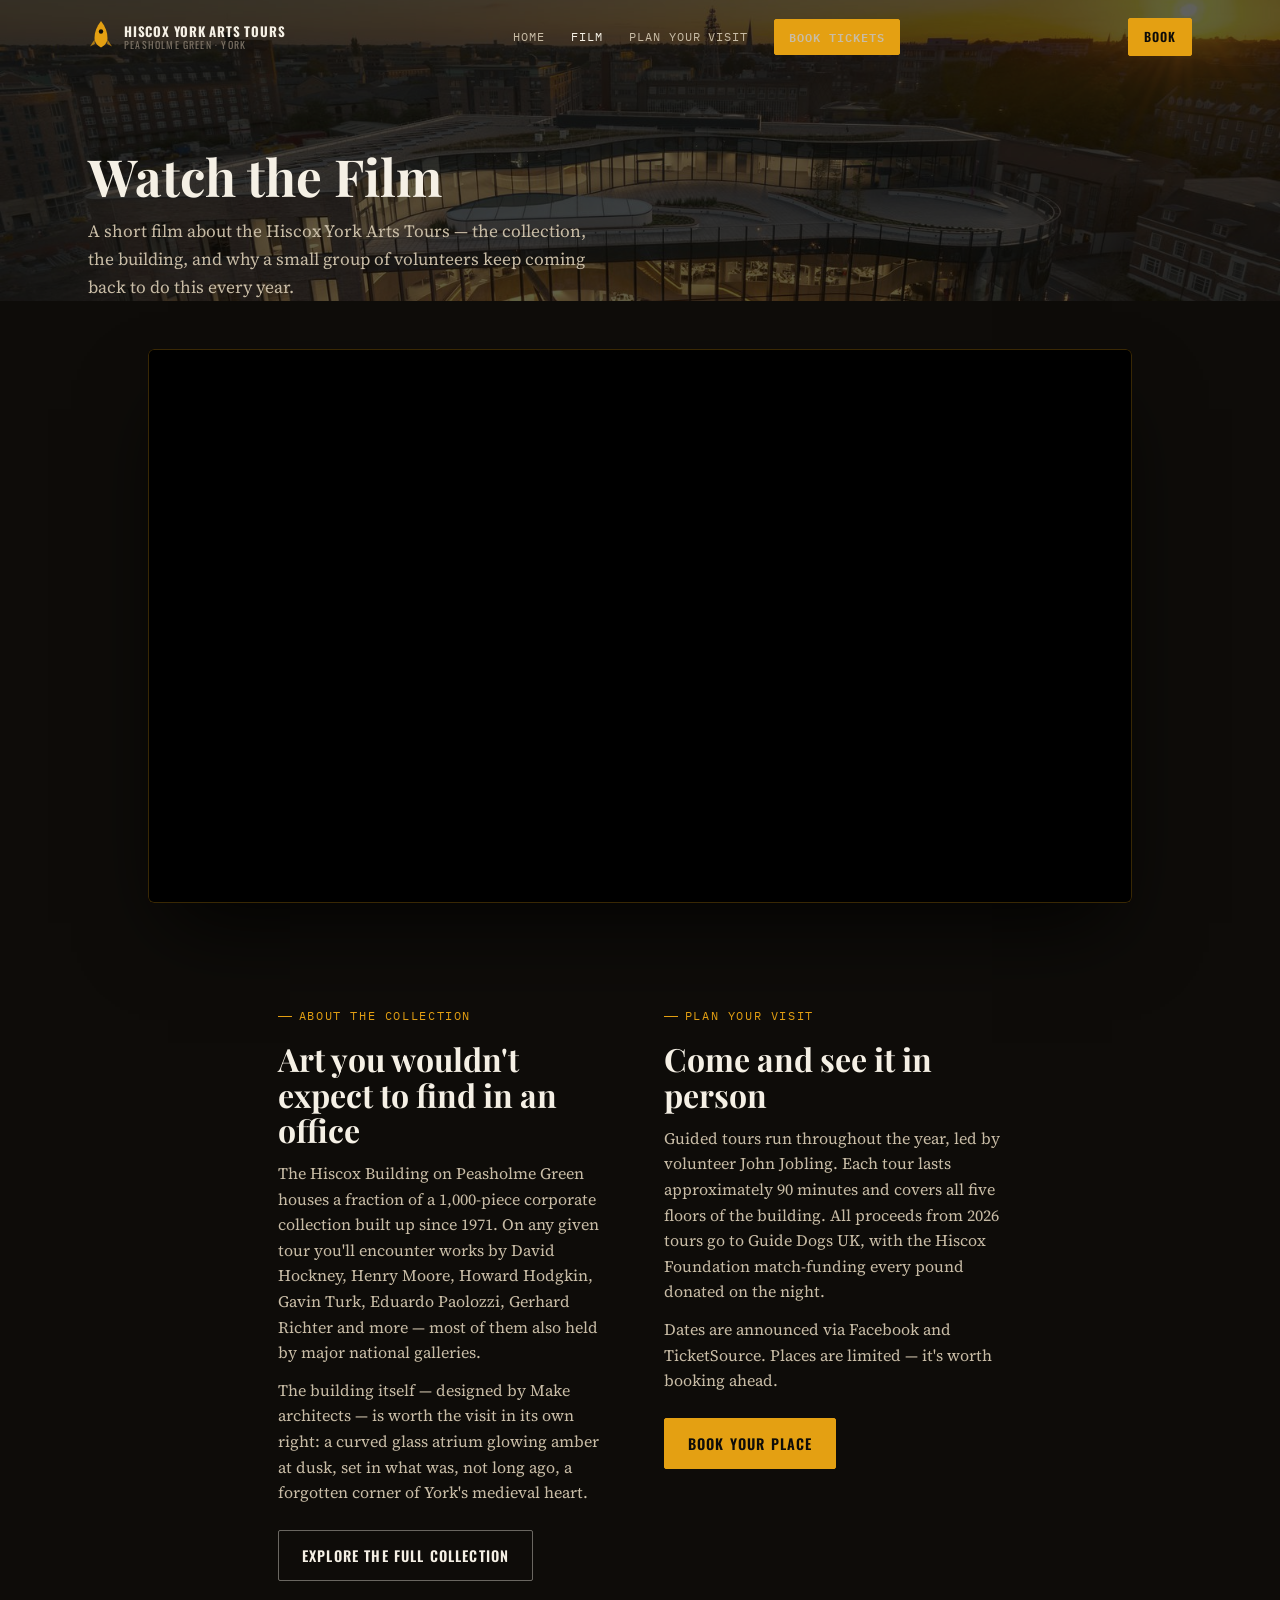
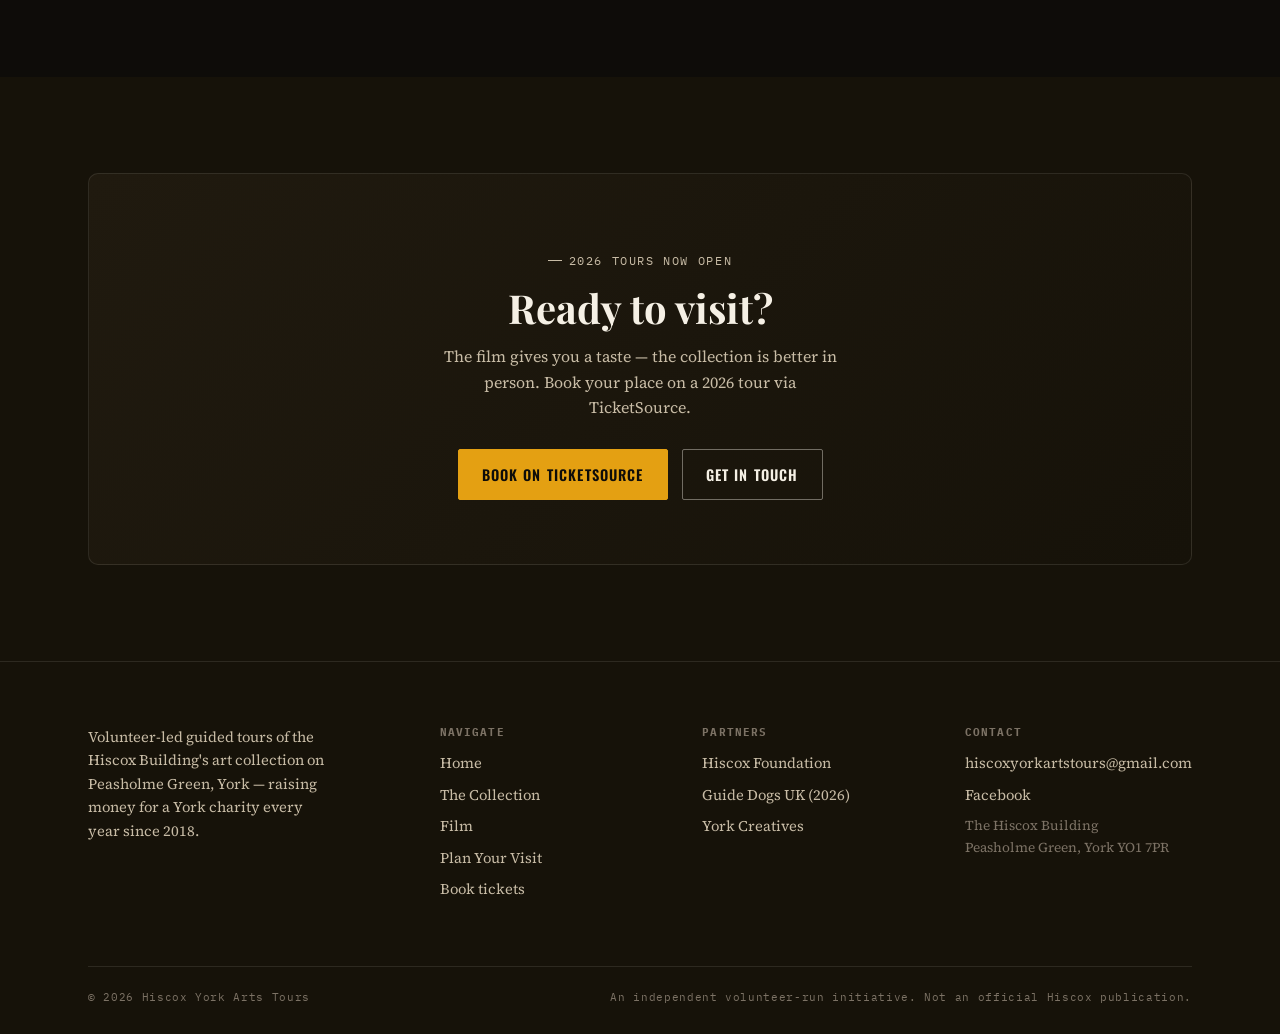
<file: video.html>
<!doctype html>
<html lang="en">
<head>
<meta charset="UTF-8">
<meta name="viewport" content="width=device-width, initial-scale=1.0">
<title>Watch the Film — Hiscox York Arts Tours</title>
<meta name="description" content="Watch our short film about the Hiscox York Arts Tours — a guided tour of one of York's finest private art collections.">
<link rel="preconnect" href="https://fonts.googleapis.com">
<link rel="preconnect" href="https://fonts.gstatic.com" crossorigin>
<link href="https://fonts.googleapis.com/css2?family=Oswald:wght@600;700&family=Playfair+Display:ital,wght@0,400;0,600;1,400&family=Source+Serif+4:ital,wght@0,400;1,400&family=IBM+Plex+Mono:wght@400;500&display=swap" rel="stylesheet">
<link rel="stylesheet" href="styles.css">
<style>
  /* ── video embed ── */
  .video-wrap {
    position: relative;
    width: 100%;
    aspect-ratio: 16 / 9;
    background: #000;
    border-radius: 6px;
    overflow: hidden;
    box-shadow: 0 40px 80px -20px rgba(0,0,0,.8);
  }
  .video-wrap iframe {
    position: absolute;
    inset: 0;
    width: 100%;
    height: 100%;
    border: 0;
  }

  /* ── mini hero with photo ── */
  .video-hero {
    position: relative;
    padding-top: 88px;
    padding-bottom: 0;
    overflow: hidden;
  }
  .video-hero-bg {
    position: absolute;
    inset: 0;
    background-image: url('assets/exterior-1600.jpg');
    background-size: cover;
    background-position: center 40%;
    filter: brightness(.38) saturate(.8);
  }
  .video-hero-inner {
    position: relative;
    z-index: 2;
    max-width: var(--maxw);
    margin-inline: auto;
    padding: 60px 28px 0;
  }
  .video-hero h1 {
    font-family: var(--font-head);
    font-size: clamp(2rem, 4vw, 3.2rem);
    color: var(--warm);
  }
  .video-hero p {
    color: var(--warm-2);
    max-width: 58ch;
    margin-top: 14px;
    font-size: 1.08rem;
  }

  /* ── pull the video up over the hero bg ── */
  .video-lift {
    position: relative;
    z-index: 3;
    max-width: 1040px;
    margin-inline: auto;
    padding-inline: 28px;
    margin-top: 48px;
  }

  /* ── gold border accent on the embed ── */
  .video-wrap::before {
    content: "";
    position: absolute;
    inset: 0;
    box-shadow: inset 0 0 0 1px rgba(228,160,18,.25);
    border-radius: 6px;
    z-index: 1;
    pointer-events: none;
  }

  /* ── info strip below video ── */
  .video-meta {
    display: flex;
    gap: 28px 40px;
    flex-wrap: wrap;
    align-items: center;
    margin-top: 28px;
    padding-top: 24px;
    border-top: 1px solid var(--line);
  }
  .video-meta-item {
    font-family: var(--font-label);
    font-size: .72rem;
    letter-spacing: .08em;
    text-transform: uppercase;
    color: var(--warm-3);
  }
  .video-meta-item strong {
    display: block;
    font-size: .82rem;
    color: var(--warm-2);
    margin-bottom: 3px;
  }

  .share-row {
    display: flex;
    gap: 12px;
    flex-wrap: wrap;
    margin-top: 32px;
  }
</style>
</head>
<body>

<header class="site-header" id="siteHeader">
  <div class="header-inner">
    <a class="brand" href="index.html">
      <svg class="brand-icon" viewBox="0 0 26 34" fill="none" aria-hidden="true">
        <path d="M13 1C17.5 6.5 19.5 12.5 19.5 18C19.5 22 17.5 25 13 27.5C8.5 25 6.5 22 6.5 18C6.5 12.5 8.5 6.5 13 1Z" fill="currentColor"/>
        <ellipse cx="13" cy="11.5" rx="2.2" ry="2.2" fill="#0E0C09"/>
        <path d="M6.5 19.5L2 26.5L6.8 24Z" fill="currentColor" opacity=".7"/>
        <path d="M19.5 19.5L24 26.5L19.2 24Z" fill="currentColor" opacity=".7"/>
      </svg>
      <span class="brand-name">Hiscox York Arts Tours<small>Peasholme Green · York</small></span>
    </a>
    <nav class="site-nav" id="siteNav">
      <a href="index.html">Home</a>
      <a href="video.html" class="active">Film</a>
      <a href="visit.html">Plan Your Visit</a>
      <a href="visit.html#book" class="btn btn--gold btn--sm">Book tickets</a>
    </nav>
    <a href="visit.html#book" class="btn btn--gold btn--sm" style="margin-left:auto;" aria-hidden="true">Book</a>
    <button class="nav-toggle" id="navToggle" aria-expanded="false" aria-controls="siteNav" aria-label="Open navigation">
      <span></span><span></span><span></span>
    </button>
  </div>
</header>

<main>

  <!-- MINI HERO -->
  <section class="video-hero">
    <div class="video-hero-bg"></div>
    <div class="video-hero-inner">
      <h1>Watch the Film</h1>
      <p>A short film about the Hiscox York Arts Tours — the collection, the building, and why a small group of volunteers keep coming back to do this every year.</p>
    </div>
  </section>

  <!-- VIDEO -->
  <section class="on-dark" style="padding-bottom: 0;">
    <div class="video-lift">
      <div class="video-wrap">


<iframe width="560" height="315" 
src="https://www.youtube.com/embed/fps2cGSoSgI?si=VY68FHBqIEKAGo0D&amp;start=15" 
title="YouTube video player" frameborder="0" 
allow="accelerometer; autoplay; clipboard-write; encrypted-media; gyroscope; picture-in-picture; web-share" 
 allowfullscreen></iframe>


      </div>

  </section>

  <!-- CONTEXT -->
  <section class="section on-dark">
    <div class="container container--narrow">
      <div class="grid g2 stagger" style="gap:48px; align-items:start;">
        <div>
          <p class="label">About the collection</p>
          <h2 style="font-family:var(--font-head);font-size:clamp(1.5rem,2.6vw,2rem);margin-top:.5em;">Art you wouldn't expect to find in an office</h2>
          <p style="color:var(--warm-2);margin-top:14px;">The Hiscox Building on Peasholme Green houses a fraction of a 1,000-piece corporate collection built up since 1971. On any given tour you'll encounter works by David Hockney, Henry Moore, Howard Hodgkin, Gavin Turk, Eduardo Paolozzi, Gerhard Richter and more — most of them also held by major national galleries.</p>
          <p style="color:var(--warm-2);margin-top:12px;">The building itself — designed by Make architects — is worth the visit in its own right: a curved glass atrium glowing amber at dusk, set in what was, not long ago, a forgotten corner of York's medieval heart.</p>
          <a href="collection.html" class="btn btn--outline" style="margin-top:24px;">Explore the full collection</a>
        </div>
        <div>
          <p class="label">Plan your visit</p>
          <h2 style="font-family:var(--font-head);font-size:clamp(1.5rem,2.6vw,2rem);margin-top:.5em;">Come and see it in person</h2>
          <p style="color:var(--warm-2);margin-top:14px;">Guided tours run throughout the year, led by volunteer John Jobling. Each tour lasts approximately 90 minutes and covers all five floors of the building. All proceeds from 2026 tours go to Guide Dogs UK, with the Hiscox Foundation match-funding every pound donated on the night.</p>
          <p style="color:var(--warm-2);margin-top:12px;">Dates are announced via Facebook and TicketSource. Places are limited — it's worth booking ahead.</p>
          <a href="visit.html#book" class="btn btn--gold" style="margin-top:24px;">Book your place</a>
        </div>
      </div>
    </div>
  </section>

  <!-- CTA -->
  <section class="section on-dark-2">
    <div class="container reveal">
      <div class="cta-band">
        <p class="label" style="justify-content:center;display:flex;margin-bottom:16px;">2026 tours now open</p>
        <h2>Ready to visit?</h2>
        <p>The film gives you a taste — the collection is better in person. Book your place on a 2026 tour via TicketSource.</p>
        <div class="hero-actions">
          <a href="visit.html#book" class="btn btn--gold">Book on TicketSource</a>
          <a href="mailto:hiscoxyorkartstours@gmail.com" class="btn btn--outline">Get in touch</a>
        </div>
      </div>
    </div>
  </section>

</main>

<footer class="site-footer">
  <div class="container">
    <div class="footer-top">
      <div class="footer-col">
        <p class="footer-about">Volunteer-led guided tours of the Hiscox Building's art collection on Peasholme Green, York — raising money for a York charity every year since 2018.</p>
      </div>
      <div class="footer-col">
        <h4>Navigate</h4>
        <ul>
          <li><a href="index.html">Home</a></li>
          <li><a href="collection.html">The Collection</a></li>
          <li><a href="video.html">Film</a></li>
          <li><a href="visit.html">Plan Your Visit</a></li>
          <li><a href="visit.html#book">Book tickets</a></li>
        </ul>
      </div>
      <div class="footer-col">
        <h4>Partners</h4>
        <ul>
          <li>Hiscox Foundation</li>
          <li>Guide Dogs UK (2026)</li>
          <li>York Creatives</li>
        </ul>
      </div>
      <div class="footer-col">
        <h4>Contact</h4>
        <ul>
          <li><a href="mailto:hiscoxyorkartstours@gmail.com">hiscoxyorkartstours@gmail.com</a></li>
          <li><a href="https://www.facebook.com/HiscoxYorkFundraisingArtsTours" target="_blank" rel="noopener">Facebook</a></li>
          <li style="color:var(--warm-3);font-size:.85rem;margin-top:4px;">The Hiscox Building<br>Peasholme Green, York YO1 7PR</li>
        </ul>
      </div>
    </div>
    <div class="footer-bottom">
      <span>© 2026 Hiscox York Arts Tours</span>
      <span>An independent volunteer-run initiative. Not an official Hiscox publication.</span>
    </div>
  </div>
</footer>

<script src="script.js"></script>
</body>
</html>
</file>
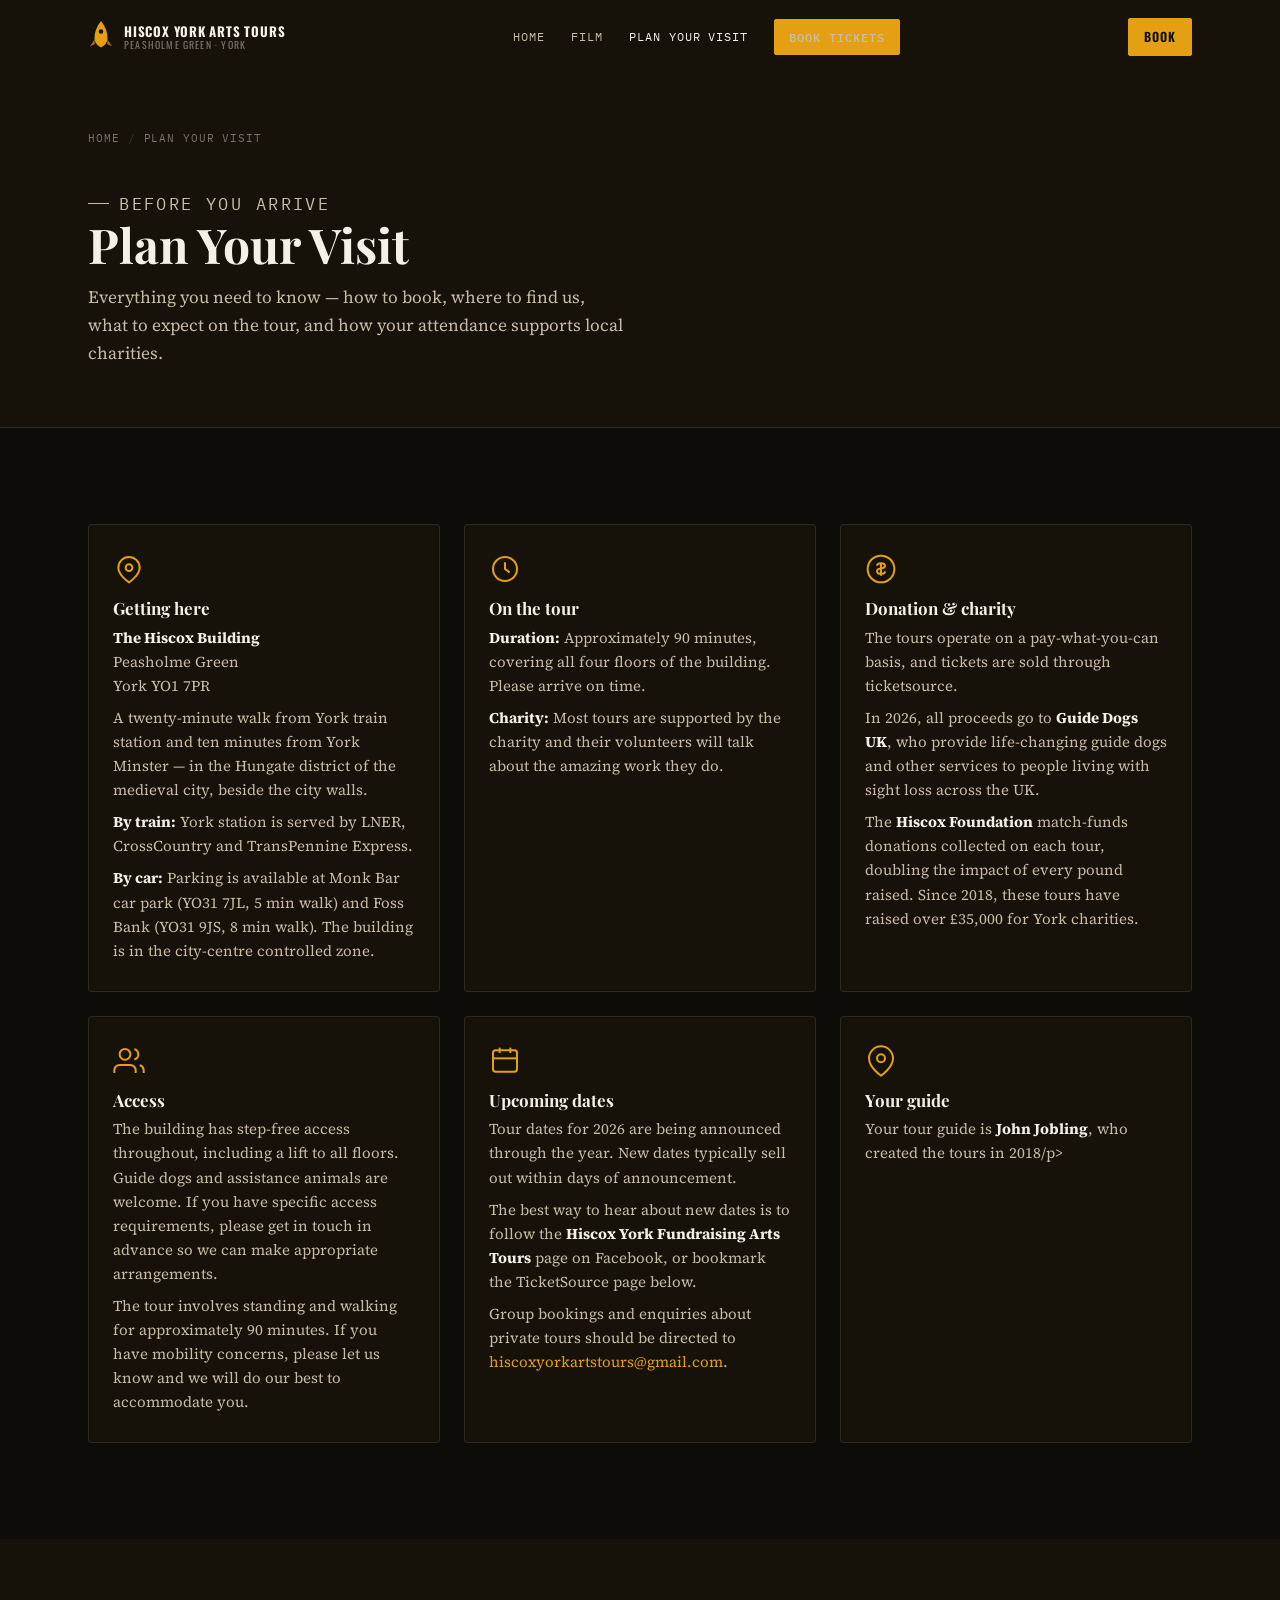
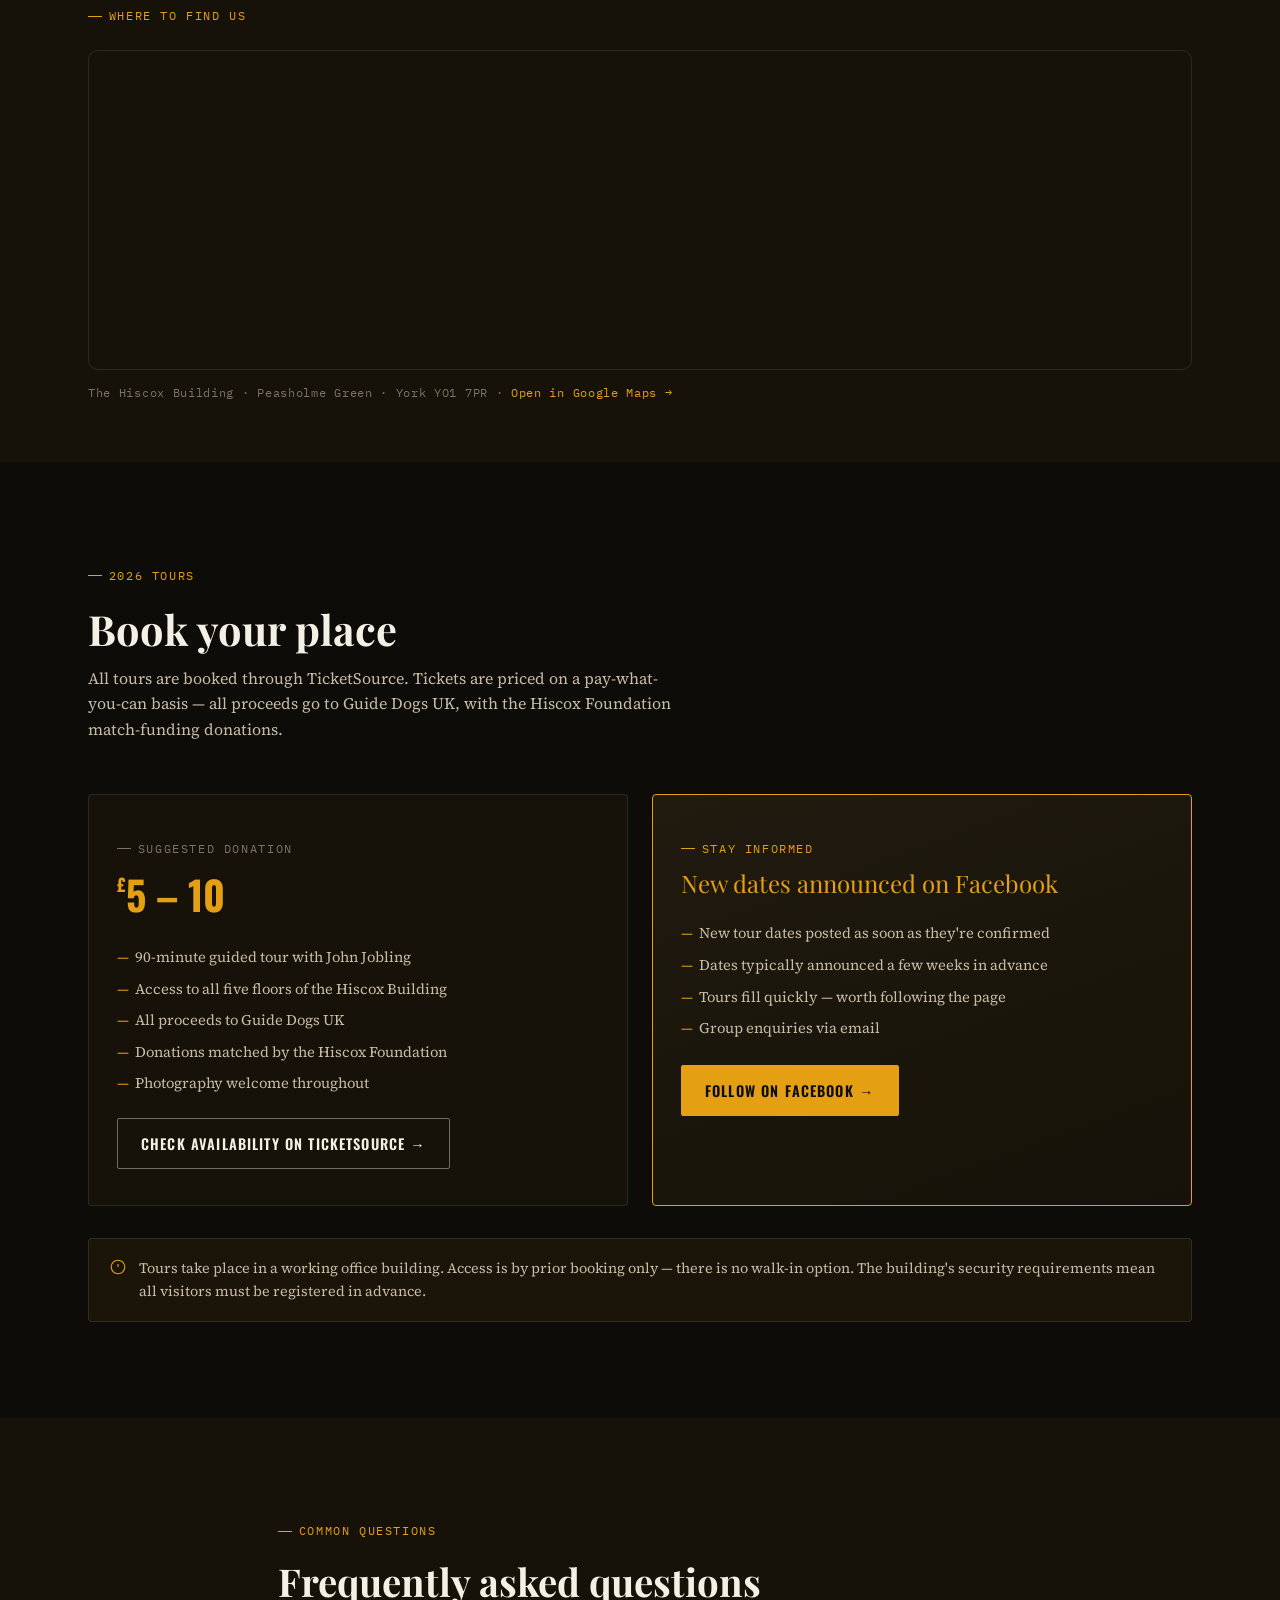
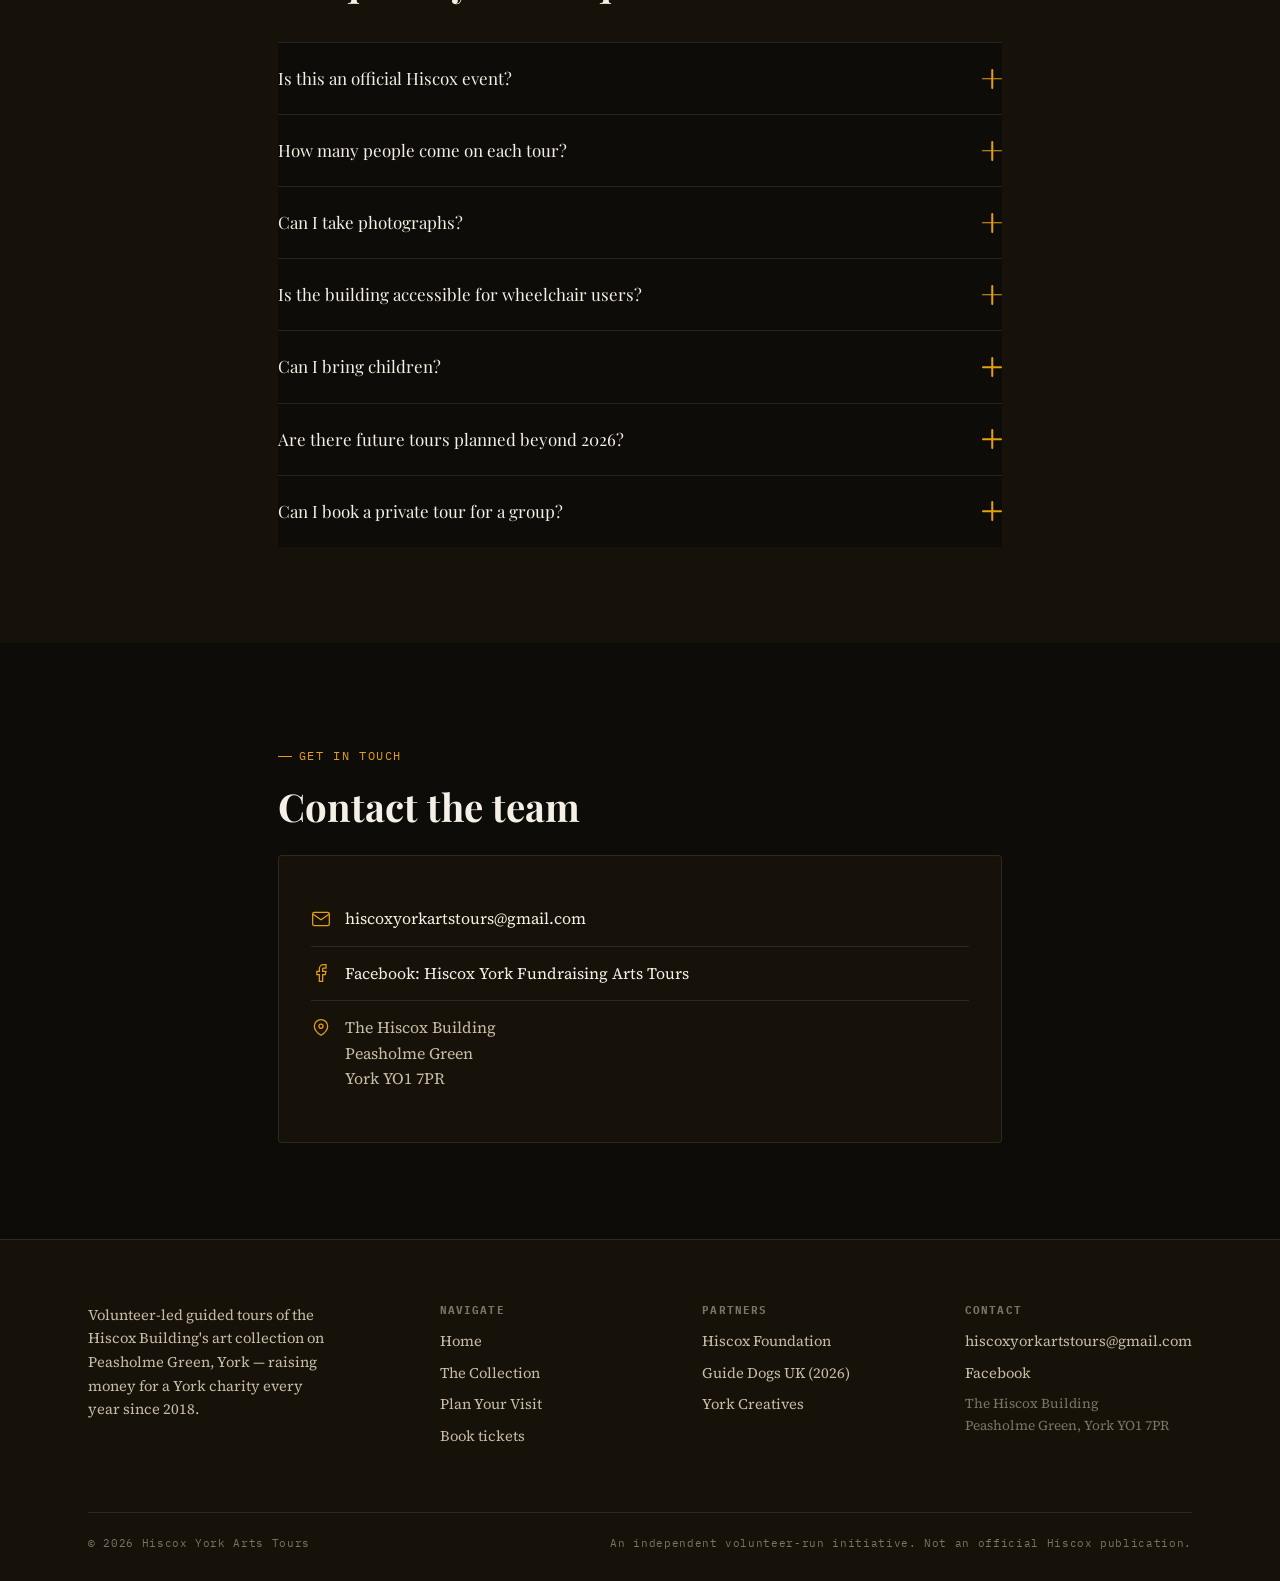
<file: visit.html>
<!doctype html>
<html lang="en">

<head>
  <meta charset="UTF-8">
  <meta name="viewport" content="width=device-width, initial-scale=1.0">
  <title>Plan Your Visit — Hiscox York Arts Tours</title>
  <meta name="description"
    content="Everything you need to know before attending a Hiscox York Arts Tour — location, booking, access, and frequently asked questions.">
  <link rel="preconnect" href="https://fonts.googleapis.com">
  <link rel="preconnect" href="https://fonts.gstatic.com" crossorigin>
  <link
    href="https://fonts.googleapis.com/css2?family=Oswald:wght@600;700&family=Playfair+Display:ital,wght@0,400;0,600;1,400&family=Source+Serif+4:ital,wght@0,400;1,400&family=IBM+Plex+Mono:wght@400;500&display=swap"
    rel="stylesheet">
  <link rel="stylesheet" href="styles.css">
</head>

<body>

  <header class="site-header" id="siteHeader">
    <div class="header-inner">
      <a class="brand" href="index.html">
        <svg class="brand-icon" viewBox="0 0 26 34" fill="none" aria-hidden="true">
          <path d="M13 1C17.5 6.5 19.5 12.5 19.5 18C19.5 22 17.5 25 13 27.5C8.5 25 6.5 22 6.5 18C6.5 12.5 8.5 6.5 13 1Z"
            fill="currentColor" />
          <ellipse cx="13" cy="11.5" rx="2.2" ry="2.2" fill="#0E0C09" />
          <path d="M6.5 19.5L2 26.5L6.8 24Z" fill="currentColor" opacity=".7" />
          <path d="M19.5 19.5L24 26.5L19.2 24Z" fill="currentColor" opacity=".7" />
        </svg>
        <span class="brand-name">Hiscox York Arts Tours<small>Peasholme Green · York</small></span>
      </a>
      <nav class="site-nav" id="siteNav">
        <a href="index.html">Home</a>
        <a href="video.html">Film</a>
        <a href="visit.html" class="active">Plan Your Visit</a>
        <a href="visit.html#book" class="btn btn--gold btn--sm">Book tickets</a>
      </nav>
      <a href="#book" class="btn btn--gold btn--sm" style="margin-left:auto;" aria-hidden="true">Book</a>
      <button class="nav-toggle" id="navToggle" aria-expanded="false" aria-controls="siteNav"
        aria-label="Open navigation">
        <span></span><span></span><span></span>
      </button>
    </div>
  </header>

  <main>

    <!-- PAGE HERO -->
    <section class="page-hero on-dark-2">
      <div class="container">
        <div class="breadcrumb"><a href="index.html">Home</a><span class="sep">/</span><span>Plan Your Visit</span>
        </div>
        <p class="label">Before you arrive</p>
        <h1>Plan Your Visit</h1>
        <p>Everything you need to know — how to book, where to find us, what to expect on the tour, and how your
          attendance supports local charities.</p>
      </div>
    </section>

    <section>

      <div id="embedTS_KFHLG" style="width:100%;"></div>
      <script type="text/javascript">
        (function () {
          var el = document.createElement("script");
          el.src = "https://www.ticketsource.com/ticketshop/KFHLG";
          var s = document.getElementsByTagName("script")[0];
          s.parentNode.insertBefore(el, s);
        })();
      </script>

    </section>
    <!-- PRACTICAL INFO CARDS -->
    <section class="section on-dark">
      <div class="container">
        <div class="grid g3 stagger">

          <div class="info-card">
            <svg class="ico" viewBox="0 0 24 24" fill="none" stroke="currentColor" stroke-width="1.5">
              <path d="M12 22s-8-5.3-8-11a8 8 0 0 1 16 0c0 5.7-8 11-8 11z" />
              <circle cx="12" cy="11" r="2.5" />
            </svg>
            <h3>Getting here</h3>
            <p><strong style="color:var(--warm);">The Hiscox Building</strong><br>Peasholme Green<br>York YO1 7PR</p>
            <p>A twenty-minute walk from York train station and ten minutes from York Minster — in the Hungate district
              of the medieval city, beside the city walls.</p>
            <p><strong style="color:var(--warm);">By train:</strong> York station is served by LNER, CrossCountry and
              TransPennine Express.</p>
            <p><strong style="color:var(--warm);">By car:</strong> Parking is available at Monk Bar car park (YO31 7JL,
              5 min walk) and Foss Bank (YO31 9JS, 8 min walk). The building is in the city-centre controlled zone.</p>
          </div>

          <div class="info-card">
            <svg class="ico" viewBox="0 0 24 24" fill="none" stroke="currentColor" stroke-width="1.5">
              <circle cx="12" cy="12" r="9" />
              <polyline points="12 7 12 12 15.5 14.5" />
            </svg>
            <h3>On the tour</h3>
            <p><strong style="color:var(--warm);">Duration:</strong> Approximately 90 minutes, covering all four floors
              of the building. Please arrive on time.</p>
            <p><strong style="color:var(--warm);">Charity:</strong> Most tours are supported by the charity and their volunteers will talk about the amazing work they do.</p>

          </div>

          <div class="info-card">
            <svg class="ico" viewBox="0 0 24 24" fill="none" stroke="currentColor" stroke-width="1.5">
              <path d="M12 2C6.48 2 2 6.48 2 12s4.48 10 10 10 10-4.48 10-10S17.52 2 12 2z" />
              <path d="M12 7v10M9 9.6c0-1.4 1.3-2 3-2s3 .8 3 2-1.3 1.8-3 2-3 .8-3 2 1.3 2 3 2 3-.6 3-2" />
            </svg>
            <h3>Donation &amp; charity</h3>
            <p>The tours operate on a pay-what-you-can basis, and tickets are sold through ticketsource.</p>
            <p>In 2026, all proceeds go to <strong style="color:var(--warm);">Guide Dogs UK</strong>, who provide
              life-changing guide dogs and other services to people living with sight loss across the UK.</p>
            <p>The <strong style="color:var(--warm);">Hiscox Foundation</strong> match-funds donations collected on each
              tour, doubling the impact of every pound raised. Since 2018, these tours have raised over £35,000 for York
              charities.</p>
          </div>

          <div class="info-card">
            <svg class="ico" viewBox="0 0 24 24" fill="none" stroke="currentColor" stroke-width="1.5">
              <path d="M17 21v-2a4 4 0 0 0-4-4H5a4 4 0 0 0-4 4v2" />
              <circle cx="9" cy="7" r="4" />
              <path d="M23 21v-2a4 4 0 0 0-3-3.87M16 3.13a4 4 0 0 1 0 7.75" />
            </svg>
            <h3>Access</h3>
            <p>The building has step-free access throughout, including a lift to all floors. Guide dogs and assistance
              animals are welcome. If you have specific access requirements, please get in touch in advance so we can
              make appropriate arrangements.</p>
            <p>The tour involves standing and walking for approximately 90 minutes. If you have mobility concerns,
              please let us know and we will do our best to accommodate you.</p>
          </div>

          <div class="info-card">
            <svg class="ico" viewBox="0 0 24 24" fill="none" stroke="currentColor" stroke-width="1.5">
              <rect x="3" y="4" width="18" height="16" rx="2" />
              <line x1="16" y1="2" x2="16" y2="6" />
              <line x1="8" y1="2" x2="8" y2="6" />
              <line x1="3" y1="10" x2="21" y2="10" />
            </svg>
            <h3>Upcoming dates</h3>
            <p>Tour dates for 2026 are being announced through the year. New dates typically sell out within days of
              announcement.</p>
            <p>The best way to hear about new dates is to follow the <strong style="color:var(--warm);">Hiscox York
                Fundraising Arts Tours</strong> page on Facebook, or bookmark the TicketSource page below.</p>
            <p>Group bookings and enquiries about private tours should be directed to <a
                href="mailto:hiscoxyorkartstours@gmail.com"
                style="color:var(--gold);">hiscoxyorkartstours@gmail.com</a>.</p>
          </div>

          <div class="info-card">
            <svg class="ico" viewBox="0 0 24 24" fill="none" stroke="currentColor" stroke-width="1.5">
              <path d="M21 10c0 7-9 13-9 13s-9-6-9-13a9 9 0 0 1 18 0z" />
              <circle cx="12" cy="10" r="3" />
            </svg>
            <h3>Your guide</h3>
            <p>Your tour guide is <strong style="color:var(--warm);">John Jobling</strong>, who created the tours in 2018/p>
          </div>

        </div>
      </div>
    </section>

    <!-- MAP -->
    <section class="section section--slim on-dark-2">
      <div class="container reveal">
        <p class="label" style="margin-bottom:24px;">Where to find us</p>
        <div class="map-frame">
          <iframe
            src="https://www.google.com/maps/embed?pb=!1m18!1m12!1m3!1d2344.038!2d-1.076!3d53.962!2m3!1f0!2f0!3f0!3m2!1i1024!2i768!4f13.1!3m3!1m2!1s0x487930e4ecd7b2b7%3A0x1!2sThe%20Hiscox%20Building%2C%20Peasholme%20Green%2C%20York%20YO1%207PR!5e0!3m2!1sen!2suk!4v1700000000000"
            loading="lazy" referrerpolicy="no-referrer-when-downgrade"
            title="Map showing the Hiscox Building on Peasholme Green, York" allowfullscreen>
          </iframe>
        </div>
        <p
          style="margin-top:14px;font-family:var(--font-label);font-size:.72rem;color:var(--warm-3);letter-spacing:.06em;">
          The Hiscox Building · Peasholme Green · York YO1 7PR ·
          <a href="https://maps.google.com/?q=The+Hiscox+Building,+Peasholme+Green,+York+YO1+7PR" target="_blank"
            rel="noopener" style="color:var(--gold);">Open in Google Maps →</a>
        </p>
      </div>
    </section>

    <!-- BOOKING -->
    <section id="book" class="section on-dark">
      <div class="container">
        <div style="max-width:600px;margin-bottom:52px;" class="reveal">
          <p class="label">2026 tours</p>
          <h2 style="font-family:var(--font-head);font-size:clamp(1.9rem,3.4vw,2.6rem);margin-top:.5em;">Book your place
          </h2>
          <p style="color:var(--warm-2);margin-top:14px;">All tours are booked through TicketSource. Tickets are priced
            on a pay-what-you-can basis — all proceeds go to Guide Dogs UK, with the Hiscox Foundation match-funding
            donations.</p>
        </div>
        <div class="price-cards reveal">
          <div class="price-card">
            <p class="label dim">Suggested donation</p>
            <p class="amount"><sup>£</sup>5 – 10</p>
            <ul>
              <li>90-minute guided tour with John Jobling</li>
              <li>Access to all five floors of the Hiscox Building</li>
              <li>All proceeds to Guide Dogs UK</li>
              <li>Donations matched by the Hiscox Foundation</li>
              <li>Photography welcome throughout</li>
            </ul>
            <a href="https://www.ticketsource.co.uk/hiscox-arts-tours" target="_blank" rel="noopener"
              class="btn btn--outline btn--block">
              Check availability on TicketSource →
            </a>
          </div>
          <div class="price-card featured">
            <p class="label">Stay informed</p>
            <p style="font-family:var(--font-head);font-size:1.5rem;color:var(--gold);margin-top:6px;">New dates
              announced on Facebook</p>
            <ul>
              <li>New tour dates posted as soon as they're confirmed</li>
              <li>Dates typically announced a few weeks in advance</li>
              <li>Tours fill quickly — worth following the page</li>
              <li>Group enquiries via email</li>
            </ul>
            <a href="https://www.facebook.com/HiscoxYorkFundraisingArtsTours" target="_blank" rel="noopener"
              class="btn btn--gold btn--block" style="margin-top:24px;">
              Follow on Facebook →
            </a>
          </div>
        </div>
        <div class="notice on-dark" style="margin-top:32px;">
          <svg class="notice-icon" viewBox="0 0 24 24" fill="none" stroke="currentColor" stroke-width="1.5">
            <circle cx="12" cy="12" r="9" />
            <line x1="12" y1="8" x2="12" y2="12" />
            <line x1="12" y1="16" x2="12.01" y2="16" />
          </svg>
          <p>Tours take place in a working office building. Access is by prior booking only — there is no walk-in
            option. The building's security requirements mean all visitors must be registered in advance.</p>
        </div>
      </div>
    </section>

    <!-- FAQ -->
    <section class="section on-dark-2">
      <div class="container container--narrow">
        <div style="margin-bottom:40px;" class="reveal">
          <p class="label">Common questions</p>
          <h2 style="font-family:var(--font-head);font-size:clamp(1.8rem,3vw,2.4rem);margin-top:.5em;">Frequently asked
            questions</h2>
        </div>
        <div class="faq on-dark reveal">
          <div class="faq-item">
            <button class="faq-q">Is this an official Hiscox event?<span class="faq-plus"
                aria-hidden="true"></span></button>
            <div class="faq-a">
              <p>No — the tours are an independent, volunteer-run initiative. They are not organised by Hiscox as a
                company, though Hiscox generously provides access to the building and the Hiscox Foundation match-funds
                donations. The tours were started by John Jobling in 2018.</p>
            </div>
          </div>
          <div class="faq-item">
            <button class="faq-q">How many people come on each tour?<span class="faq-plus"
                aria-hidden="true"></span></button>
            <div class="faq-a">
              <p>Tour sizes are kept small to preserve the quality of the experience. Exact capacity depends on the date
                — check TicketSource for availability on specific tours.</p>
            </div>
          </div>
          <div class="faq-item">
            <button class="faq-q">Can I take photographs?<span class="faq-plus" aria-hidden="true"></span></button>
            <div class="faq-a">
              <p>Yes — you're very welcome to photograph the artworks and the atrium. The one restriction is that you
                should not photograph any screens, papers or whiteboards visible in the building, as this is a working
                office handling sensitive commercial material.</p>
            </div>
          </div>
          <div class="faq-item">
            <button class="faq-q">Is the building accessible for wheelchair users?<span class="faq-plus"
                aria-hidden="true"></span></button>
            <div class="faq-a">
              <p>Yes — the building has step-free access and a lift to all floors. If you have specific access needs,
                please email us in advance so we can ensure everything is in place.</p>
            </div>
          </div>
          <div class="faq-item">
            <button class="faq-q">Can I bring children?<span class="faq-plus" aria-hidden="true"></span></button>
            <div class="faq-a">
              <p>Children are welcome, accompanied by an adult. The tour is primarily pitched at adults and older
                children with an interest in art, though younger children have enjoyed tours in the past. The tour
                involves 90 minutes of standing and walking.</p>
            </div>
          </div>
          <div class="faq-item">
            <button class="faq-q">Are there future tours planned beyond 2026?<span class="faq-plus"
                aria-hidden="true"></span></button>
            <div class="faq-a">
              <p>We have run tours every year since 2018 and intend to continue. Dates and charities are confirmed each
                year — the best way to hear about future tours is to follow the Facebook page or email us to be added to
                the mailing list.</p>
            </div>
          </div>
          <div class="faq-item">
            <button class="faq-q">Can I book a private tour for a group?<span class="faq-plus"
                aria-hidden="true"></span></button>
            <div class="faq-a">
              <p>Enquiries about group or private tours are welcome — please email <a
                  href="mailto:hiscoxyorkartstours@gmail.com"
                  style="color:var(--gold);">hiscoxyorkartstours@gmail.com</a> with details of your group and preferred
                dates. We'll do our best to accommodate you, subject to building availability.</p>
            </div>
          </div>
        </div>
      </div>
    </section>

    <!-- CONTACT -->
    <section class="section on-dark">
      <div class="container container--narrow reveal">
        <p class="label">Get in touch</p>
        <h2 style="font-family:var(--font-head);font-size:clamp(1.8rem,3vw,2.4rem);margin-top:.5em;">Contact the team
        </h2>
        <div class="contact-card"
          style="margin-top:28px;background:var(--dark-2);border:1px solid var(--line);border-radius:var(--r);padding:36px 32px;">
          <div style="display:flex;align-items:center;gap:14px;padding:14px 0;border-bottom:1px solid var(--line);">
            <svg style="width:20px;height:20px;color:var(--gold);flex-shrink:0;" viewBox="0 0 24 24" fill="none"
              stroke="currentColor" stroke-width="1.5">
              <path d="M4 4h16c1.1 0 2 .9 2 2v12c0 1.1-.9 2-2 2H4c-1.1 0-2-.9-2-2V6c0-1.1.9-2 2-2z" />
              <polyline points="22,6 12,13 2,6" />
            </svg>
            <a href="mailto:hiscoxyorkartstours@gmail.com"
              style="color:var(--warm);word-break:break-all;">hiscoxyorkartstours@gmail.com</a>
          </div>
          <div style="display:flex;align-items:center;gap:14px;padding:14px 0;border-bottom:1px solid var(--line);">
            <svg style="width:20px;height:20px;color:var(--gold);flex-shrink:0;" viewBox="0 0 24 24" fill="none"
              stroke="currentColor" stroke-width="1.5">
              <path d="M18 2h-3a5 5 0 0 0-5 5v3H7v4h3v8h4v-8h3l1-4h-4V7a1 1 0 0 1 1-1h3z" />
            </svg>
            <a href="https://www.facebook.com/HiscoxYorkFundraisingArtsTours" target="_blank" rel="noopener"
              style="color:var(--warm);">Facebook: Hiscox York Fundraising Arts Tours</a>
          </div>
          <div style="display:flex;align-items:flex-start;gap:14px;padding:14px 0;">
            <svg style="width:20px;height:20px;color:var(--gold);flex-shrink:0;margin-top:2px;" viewBox="0 0 24 24"
              fill="none" stroke="currentColor" stroke-width="1.5">
              <path d="M12 22s-8-5.3-8-11a8 8 0 0 1 16 0c0 5.7-8 11-8 11z" />
              <circle cx="12" cy="11" r="2.5" />
            </svg>
            <address style="font-style:normal;color:var(--warm-2);">The Hiscox Building<br>Peasholme Green<br>York YO1
              7PR</address>
          </div>
        </div>
      </div>
    </section>

  </main>

  <footer class="site-footer">
    <div class="container">
      <div class="footer-top">
        <div class="footer-col">
          <p class="footer-about">Volunteer-led guided tours of the Hiscox Building's art collection on Peasholme Green,
            York — raising money for a York charity every year since 2018.</p>
        </div>
        <div class="footer-col">
          <h4>Navigate</h4>
          <ul>
            <li><a href="index.html">Home</a></li>
            <li><a href="collection.html">The Collection</a></li>
            <li><a href="visit.html">Plan Your Visit</a></li>
            <li><a href="visit.html#book">Book tickets</a></li>
          </ul>
        </div>
        <div class="footer-col">
          <h4>Partners</h4>
          <ul>
            <li>Hiscox Foundation</li>
            <li>Guide Dogs UK (2026)</li>
            <li>York Creatives</li>
          </ul>
        </div>
        <div class="footer-col">
          <h4>Contact</h4>
          <ul>
            <li><a href="mailto:hiscoxyorkartstours@gmail.com">hiscoxyorkartstours@gmail.com</a></li>
            <li><a href="https://www.facebook.com/HiscoxYorkFundraisingArtsTours" target="_blank"
                rel="noopener">Facebook</a></li>
            <li style="color:var(--warm-3);font-size:.85rem;margin-top:4px;">The Hiscox Building<br>Peasholme Green,
              York YO1 7PR</li>
          </ul>
        </div>
      </div>
      <div class="footer-bottom">
        <span>© 2026 Hiscox York Arts Tours</span>
        <span>An independent volunteer-run initiative. Not an official Hiscox publication.</span>
      </div>
    </div>
  </footer>
  <script src="script.js"></script>
</body>

</html>
</file>
<file: styles.css>
/* ====================================================
   Hiscox York Arts Tours  —  full design system
   Aesthetic: bold photo-led, warm amber & deep dark,
   condensed impact type, art-world editorial serif.
   ==================================================== */

:root {
  --dark: #0E0C09;
  --dark-2: #161209;
  --dark-3: #201A0F;
  --dark-4: #2A2117;
  --gold: #E4A012;
  --gold-dim: #A97208;
  --gold-pale: #F5C84A;
  --warm: #F5F0E5;
  --warm-2: #C8BCA6;
  --warm-3: #7C7265;
  --paper: #EEE5D0;
  --paper-2: #D6CDB8;
  --rust: #B04A1C;

  --line: rgba(245, 240, 229, 0.10);
  --line-2: rgba(245, 240, 229, 0.06);
  --line-p: rgba(14, 12, 9, 0.12);

  --font-display: "Oswald", "Arial Narrow", Arial, sans-serif;
  --font-head: "Playfair Display", Georgia, "Times New Roman", serif;
  --font-body: "Source Serif 4", Georgia, serif;
  --font-label: "IBM Plex Mono", "Courier New", monospace;

  --maxw: 1160px;
  --ease: cubic-bezier(.22, .61, .25, 1);
  --r: 4px;
  --r-lg: 10px;
  --shadow: 0 32px 56px -20px rgba(0, 0, 0, 0.7);
}

/* ── reset ── */
*,
*::before,
*::after {
  box-sizing: border-box;
}

html {
  scroll-behavior: smooth;
  -webkit-text-size-adjust: 100%;
}

@media (prefers-reduced-motion: reduce) {
  html {
    scroll-behavior: auto;
  }

  *,
  *::before,
  *::after {
    animation-duration: 0.001ms !important;
    transition-duration: 0.001ms !important;
  }
}

body {
  margin: 0;
  background: var(--dark);
  color: var(--warm);
  font-family: var(--font-body);
  line-height: 1.6;
  -webkit-font-smoothing: antialiased;
}

img,
svg {
  display: block;
  max-width: 100%;
}

a {
  color: inherit;
  text-decoration: none;
}

ul,
ol {
  margin: 0;
  padding: 0;
  list-style: none;
}

button {
  font: inherit;
  color: inherit;
  background: none;
  border: 0;
  cursor: pointer;
  padding: 0;
}

h1,
h2,
h3,
h4,
p,
figure,
dl,
dt,
dd {
  margin: 0;
}

:focus-visible {
  outline: 2px solid var(--gold);
  outline-offset: 3px;
  border-radius: 2px;
}

/* ── type helpers ── */
h1,
h2,
h3,
h4 {
  font-family: var(--font-head);
  line-height: 1.1;
}

.display {
  font-family: var(--font-display);
  font-weight: 700;
  letter-spacing: 0.02em;
  text-transform: uppercase;
  line-height: .97;
}

.label {
  font-family: var(--font-label);
  font-size: .72rem;
  letter-spacing: .14em;
  text-transform: uppercase;
  color: var(--gold);
  display: inline-flex;
  align-items: center;
  gap: .6em;
}

.label::before {
  content: "";
  width: 1.2em;
  height: 1px;
  background: currentColor;
  display: inline-block;
}

.label.dim {
  color: var(--warm-3);
}

.label.dim::before {
  background: var(--warm-3);
}

.on-paper .label {
  color: var(--rust);
}

.on-paper .label::before {
  background: var(--rust);
}

/* ── layout ── */
.container {
  width: 100%;
  max-width: var(--maxw);
  margin-inline: auto;
  padding-inline: 28px;
}

.container--narrow {
  max-width: 780px;
}

.section {
  padding-block: 96px;
}

.section--slim {
  padding-block: 60px;
}

@media (max-width: 720px) {
  .section {
    padding-block: 64px;
  }

  .section--slim {
    padding-block: 40px;
  }
}

.on-dark {
  background: var(--dark);
  color: var(--warm);
}

.on-dark-2 {
  background: var(--dark-2);
  color: var(--warm);
}

.on-dark-3 {
  background: var(--dark-3);
  color: var(--warm);
}

.on-paper {
  background: var(--paper);
  color: var(--dark);
}

.grid {
  display: grid;
  gap: 24px;
}

.g2 {
  grid-template-columns: repeat(2, 1fr);
}

.g3 {
  grid-template-columns: repeat(3, 1fr);
}

.g4 {
  grid-template-columns: repeat(4, 1fr);
}

@media (max-width: 960px) {

  .g3,
  .g4 {
    grid-template-columns: repeat(2, 1fr);
  }
}

@media (max-width: 580px) {

  .g2,
  .g3,
  .g4 {
    grid-template-columns: 1fr;
  }
}

/* ── scroll reveal ── */
html.js .reveal {
  opacity: 0;
  transform: translateY(20px);
  transition: opacity .7s var(--ease), transform .7s var(--ease);
}

html.js .reveal.in {
  opacity: 1;
  transform: none;
}

html.js .stagger>* {
  opacity: 0;
  transform: translateY(20px);
  transition: opacity .6s var(--ease), transform .6s var(--ease);
}

html.js .stagger.in>*:nth-child(1) {
  opacity: 1;
  transform: none;
  transition-delay: .04s;
}

html.js .stagger.in>*:nth-child(2) {
  opacity: 1;
  transform: none;
  transition-delay: .12s;
}

html.js .stagger.in>*:nth-child(3) {
  opacity: 1;
  transform: none;
  transition-delay: .20s;
}

html.js .stagger.in>*:nth-child(4) {
  opacity: 1;
  transform: none;
  transition-delay: .28s;
}

html.js .stagger.in>*:nth-child(5) {
  opacity: 1;
  transform: none;
  transition-delay: .36s;
}

html.js .stagger.in>*:nth-child(n+6) {
  opacity: 1;
  transform: none;
  transition-delay: .40s;
}

/* ── buttons ── */
.btn {
  display: inline-flex;
  align-items: center;
  gap: .5em;
  font-family: var(--font-display);
  font-weight: 600;
  font-size: .9rem;
  letter-spacing: .08em;
  text-transform: uppercase;
  padding: .9em 1.6em;
  border-radius: 2px;
  border: 1.5px solid transparent;
  transition: transform .22s var(--ease), background .22s, border-color .22s, color .22s;
  white-space: nowrap;
}

.btn:hover {
  transform: translateY(-2px);
}

.btn--gold {
  background: var(--gold);
  color: var(--dark);
  border-color: var(--gold);
}

.btn--gold:hover {
  background: var(--gold-pale);
  border-color: var(--gold-pale);
}

.btn--outline {
  border-color: rgba(245, 240, 229, .4);
  color: var(--warm);
}

.btn--outline:hover {
  border-color: var(--gold);
  color: var(--gold);
}

.btn--outline-dark {
  border-color: var(--dark);
  color: var(--dark);
}

.btn--outline-dark:hover {
  border-color: var(--rust);
  color: var(--rust);
}

.btn--sm {
  padding: .65em 1.2em;
  font-size: .78rem;
}

/* ── nav ── */
.site-header {
  position: fixed;
  top: 0;
  left: 0;
  right: 0;
  z-index: 80;
  transition: background .4s, border-color .4s;
  border-bottom: 1px solid transparent;
}

.site-header.scrolled {
  background: rgba(14, 12, 9, .92);
  backdrop-filter: blur(12px);
  border-bottom-color: var(--line);
}

.header-inner {
  max-width: var(--maxw);
  margin-inline: auto;
  padding: 18px 28px;
  display: flex;
  align-items: center;
  gap: 28px;
}

.brand {
  display: flex;
  align-items: center;
  gap: 10px;
  margin-right: auto;
}

.brand-icon {
  width: 26px;
  height: 34px;
  color: var(--gold);
  flex-shrink: 0;
}

.brand-name {
  font-family: var(--font-display);
  font-weight: 700;
  text-transform: uppercase;
  font-size: .82rem;
  letter-spacing: .06em;
  line-height: 1.25;
  color: var(--warm);
}

.brand-name small {
  display: block;
  font-size: .62rem;
  letter-spacing: .12em;
  color: var(--warm-3);
  font-weight: 400;
}

.site-nav {
  display: flex;
  align-items: center;
  gap: 26px;
}

.site-nav a {
  font-family: var(--font-label);
  font-size: .74rem;
  letter-spacing: .08em;
  text-transform: uppercase;
  color: var(--warm-2);
  transition: color .2s;
}

.site-nav a:hover,
.site-nav a.active {
  color: var(--warm);
}

.nav-toggle {
  display: none;
  flex-direction: column;
  gap: 5px;
  padding: 4px;
}

.nav-toggle span {
  display: block;
  width: 24px;
  height: 2px;
  background: var(--warm);
  transition: transform .25s, opacity .25s;
}

.nav-toggle[aria-expanded="true"] span:nth-child(1) {
  transform: translateY(7px) rotate(45deg);
}

.nav-toggle[aria-expanded="true"] span:nth-child(2) {
  opacity: 0;
}

.nav-toggle[aria-expanded="true"] span:nth-child(3) {
  transform: translateY(-7px) rotate(-45deg);
}

@media (max-width: 800px) {
  .site-nav {
    position: fixed;
    inset: 68px 0 0 0;
    background: var(--dark);
    flex-direction: column;
    justify-content: center;
    gap: 32px;
    transform: translateX(100%);
    transition: transform .35s var(--ease);
    font-size: 1.1rem;
    border-top: 1px solid var(--line);
  }

  .site-nav.open {
    transform: translateX(0);
    background: #0E0C09;
    /* ← add this line — forces solid, no transparency */
  }

  .site-nav .btn--sm {
    display: flex;
  }

  .nav-toggle {
    display: flex;
  }

  /* .header-inner .btn--sm { display: none; } */
  /* ← this is hiding the button */
  .header-inner .btn--sm {
    display: inline-flex;
  }
}

/* ── hero ── */
.hero {
  position: relative;
  min-height: 100svh;
  display: flex;
  flex-direction: column;
  justify-content: flex-end;
  padding-bottom: 9vh;
  overflow: hidden;
}

.hero-bg {
  position: absolute;
  inset: 0;
  background-image: url('assets/exterior-1600.jpg');
  background-size: cover;
  background-position: center 55%;
  transform: scale(1.04);
  transition: transform 8s ease-out;
}

.hero-bg.loaded {
  transform: scale(1);
}

@media (min-width: 1200px) {
  .hero-bg {
    background-image: url('assets/exterior-2560.jpg');
  }
}

@media (max-width: 600px) {
  .hero-bg {
    background-image: url('assets/exterior-960.jpg');
    background-position: 38% 55%;
  }
}

.hero-overlay {
  position: absolute;
  inset: 0;
  background: linear-gradient(to top,
      rgba(10, 8, 5, .95) 0%,
      rgba(10, 8, 5, .75) 25%,
      rgba(10, 8, 5, .25) 55%,
      rgba(10, 8, 5, .03) 100%);
}

.hero-inner {
  position: relative;
  z-index: 2;
  max-width: var(--maxw);
  margin-inline: auto;
  width: 100%;
  padding-inline: 28px;
}

.hero-title {
  font-size: clamp(3.6rem, 9vw, 8rem);
  line-height: .95;
  color: #fff;
  text-shadow: 0 2px 40px rgba(0, 0, 0, .5);
  max-width: 14ch;
}

.hero-title em {
  font-style: normal;
  color: var(--gold);
}

.hero-sub {
  margin-top: 20px;
  font-family: var(--font-head);
  font-style: italic;
  font-size: clamp(1rem, 2.2vw, 1.32rem);
  color: var(--warm-2);
  max-width: 50ch;
}

.hero-actions {
  display: flex;
  gap: 14px;
  flex-wrap: wrap;
  margin-top: 28px;
}

.hero-scroll {
  position: absolute;
  bottom: 32px;
  right: 32px;
  z-index: 2;
  display: flex;
  align-items: center;
  gap: 10px;
  font-family: var(--font-label);
  font-size: .65rem;
  letter-spacing: .12em;
  text-transform: uppercase;
  color: var(--warm-3);
  writing-mode: vertical-rl;
  animation: fadeIn 2s 1s both;
}

.hero-scroll::after {
  content: "";
  width: 1px;
  height: 48px;
  background: var(--warm-3);
  margin-top: 8px;
}

@keyframes fadeIn {
  from {
    opacity: 0;
  }

  to {
    opacity: 1;
  }
}

/* ── quote block ── */
.pull-quote {
  font-family: var(--font-head);
  font-style: italic;
  font-size: clamp(1.3rem, 2.6vw, 1.85rem);
  line-height: 1.4;
  color: var(--warm);
  border-left: 3px solid var(--gold);
  padding-left: 28px;
}

.pull-quote cite {
  display: block;
  margin-top: 16px;
  font-style: normal;
  font-family: var(--font-label);
  font-size: .72rem;
  letter-spacing: .1em;
  text-transform: uppercase;
  color: var(--warm-3);
}

/* ── stat bar ── */
.stat-bar {
  border-top: 1px solid var(--line);
  border-bottom: 1px solid var(--line);
}

.stat-bar .grid {
  gap: 0;
}

.stat {
  padding: 40px 28px;
  border-left: 1px solid var(--line);
}

.stat:first-child {
  border-left: 0;
}

@media (max-width: 580px) {
  .stat {
    border-left: 0;
    border-top: 1px solid var(--line);
  }

  .stat:first-child {
    border-top: 0;
  }
}

.stat-num {
  font-family: var(--font-display);
  font-weight: 700;
  font-size: clamp(1.8rem, 3.5vw, 2.6rem);
  color: var(--gold);
}

.stat-lbl {
  margin-top: 6px;
  color: var(--warm-3);
  font-size: .92rem;
  max-width: 22ch;
}

/* ── feature cards ── */
.feat-card {
  background: var(--dark-2);
  border: 1px solid var(--line);
  border-radius: var(--r);
  padding: 32px 28px;
  transition: border-color .3s, transform .3s var(--ease);
}

.feat-card:hover {
  border-color: rgba(228, 160, 18, .4);
  transform: translateY(-4px);
}

.feat-card .artist {
  font-family: var(--font-head);
  font-size: 1.18rem;
  margin-top: 14px;
}

.feat-card .work {
  color: var(--gold);
  font-style: italic;
  font-family: var(--font-head);
  font-size: .95rem;
  margin-top: 4px;
}

.feat-card p {
  margin-top: 10px;
  color: var(--warm-2);
  font-size: .93rem;
}

/* ── collection stops ── */
.stop {
  display: grid;
  grid-template-columns: 80px 1fr;
  gap: 24px;
  padding: 36px 0;
  border-top: 1px solid var(--line);
}

@media (max-width: 540px) {
  .stop {
    grid-template-columns: 52px 1fr;
    gap: 14px;
  }
}

.stop-num {
  font-family: var(--font-display);
  font-weight: 700;
  font-size: 1.4rem;
  color: var(--gold-dim);
  padding-top: 2px;
  line-height: 1;
}

.stop-num small {
  display: block;
  font-size: .58rem;
  letter-spacing: .1em;
  color: var(--warm-3);
  text-transform: uppercase;
  margin-top: 6px;
  font-weight: 400;
}

.stop h3 {
  font-family: var(--font-head);
  font-size: 1.4rem;
  color: var(--warm);
}

.stop .work-title {
  color: var(--gold);
  font-style: italic;
  font-size: 1.05rem;
  font-family: var(--font-head);
}

.stop .meta {
  display: flex;
  flex-wrap: wrap;
  gap: 6px 14px;
  margin: 8px 0 14px;
  font-family: var(--font-label);
  font-size: .68rem;
  letter-spacing: .08em;
  text-transform: uppercase;
  color: var(--warm-3);
}

.stop p {
  color: var(--warm-2);
  max-width: 70ch;
}

.stop p+p {
  margin-top: 10px;
}

/* ── finale / rocket ── */
.finale {
  background: var(--dark-3);
  border: 1px solid var(--line);
  border-radius: var(--r-lg);
  padding: 56px;
  margin-top: 64px;
}

@media (max-width: 600px) {
  .finale {
    padding: 32px 22px;
  }
}

.finale h2 {
  font-family: var(--font-head);
  font-size: clamp(1.6rem, 3vw, 2.2rem);
}

.finale p {
  color: var(--warm-2);
  max-width: 66ch;
  margin-top: 14px;
}

.spec-dl {
  display: grid;
  grid-template-columns: repeat(2, 1fr);
  gap: 22px 32px;
  margin-top: 32px;
}

@media (max-width: 480px) {
  .spec-dl {
    grid-template-columns: 1fr;
  }
}

.spec-dl dt {
  font-family: var(--font-label);
  font-size: .66rem;
  letter-spacing: .09em;
  text-transform: uppercase;
  color: var(--warm-3);
}

.spec-dl dd {
  margin-top: 4px;
  font-family: var(--font-head);
  font-size: 1.12rem;
  color: var(--gold);
}

/* ── info cards (visit page) ── */
.info-card {
  background: var(--dark-2);
  border: 1px solid var(--line);
  border-radius: var(--r);
  padding: 28px 24px;
  height: 100%;
}

.info-card .ico {
  width: 32px;
  height: 32px;
  color: var(--gold);
  margin-bottom: 14px;
}

.info-card h3 {
  font-family: var(--font-head);
  font-size: 1.06rem;
  margin-top: 0;
}

.info-card p,
.info-card li {
  color: var(--warm-2);
  font-size: .94rem;
  margin-top: 8px;
}

.info-card a:hover {
  color: var(--gold);
}

/* ── price cards ── */
.price-cards {
  display: grid;
  grid-template-columns: 1fr 1fr;
  gap: 24px;
}

@media (max-width: 640px) {
  .price-cards {
    grid-template-columns: 1fr;
  }
}

.price-card {
  border: 1px solid var(--line);
  border-radius: var(--r);
  padding: 36px 28px;
  background: var(--dark-2);
}

.price-card.featured {
  border-color: var(--gold);
  background: linear-gradient(160deg, var(--dark-3), var(--dark-2));
}

.price-card .amount {
  font-family: var(--font-display);
  font-weight: 700;
  font-size: 2.5rem;
  color: var(--gold);
  margin-top: 4px;
}

.price-card .amount sup {
  font-size: 1.1rem;
  vertical-align: top;
  margin-top: 8px;
  display: inline-block;
}

.price-card ul {
  margin-top: 20px;
  display: grid;
  gap: 8px;
}

.price-card li {
  color: var(--warm-2);
  font-size: .92rem;
  padding-left: 1.2em;
  position: relative;
}

.price-card li::before {
  content: "—";
  position: absolute;
  left: 0;
  color: var(--gold);
}

.price-card .btn {
  margin-top: 22px;
}

/* ── FAQ ── */
.faq {}

.faq-item {
  border-top: 1px solid var(--line-p);
}

.on-dark .faq-item {
  border-top-color: var(--line);
}

.faq-q {
  width: 100%;
  display: flex;
  justify-content: space-between;
  align-items: center;
  gap: 16px;
  padding: 22px 0;
  text-align: left;
  font-family: var(--font-head);
  font-size: 1.06rem;
  color: var(--dark);
}

.on-dark .faq-q {
  color: var(--warm);
}

.faq-plus {
  flex-shrink: 0;
  width: 20px;
  height: 20px;
  position: relative;
}

.faq-plus::before,
.faq-plus::after {
  content: "";
  position: absolute;
  background: var(--rust);
  border-radius: 1px;
  transition: transform .25s;
}

.faq-plus::before {
  top: 50%;
  left: 0;
  right: 0;
  height: 1.5px;
  transform: translateY(-50%);
}

.faq-plus::after {
  left: 50%;
  top: 0;
  bottom: 0;
  width: 1.5px;
  transform: translateX(-50%);
}

.on-dark .faq-plus::before,
.on-dark .faq-plus::after {
  background: var(--gold);
}

.faq-item.open .faq-plus::after {
  transform: translateX(-50%) rotate(90deg);
  opacity: 0;
}

.faq-a {
  max-height: 0;
  overflow: hidden;
  transition: max-height .4s var(--ease);
}

.faq-a p {
  padding: 0 0 22px 0;
  color: var(--dark-4);
  max-width: 62ch;
  font-size: .96rem;
}

.on-dark .faq-a p {
  color: var(--warm-2);
}

/* ── map embed ── */
.map-frame {
  border: 1px solid var(--line);
  border-radius: var(--r-lg);
  overflow: hidden;
  height: 320px;
}

.map-frame iframe {
  width: 100%;
  height: 100%;
  border: 0;
}

/* ── CTA banner ── */
.cta-band {
  background: linear-gradient(135deg, var(--dark-3) 0%, var(--dark-2) 100%);
  border: 1px solid var(--line);
  border-radius: var(--r-lg);
  padding: 64px 56px;
  text-align: center;
}

@media (max-width: 600px) {
  .cta-band {
    padding: 40px 22px;
  }
}

.cta-band h2 {
  font-family: var(--font-head);
  font-size: clamp(1.8rem, 3.5vw, 2.5rem);
}

.cta-band p {
  color: var(--warm-2);
  max-width: 52ch;
  margin: 14px auto 0;
}

.cta-band .hero-actions {
  justify-content: center;
  margin-top: 28px;
}

/* ── building section ── */
.building-grid {
  display: grid;
  grid-template-columns: 1fr 1fr;
  gap: 56px;
  align-items: center;
}

@media (max-width: 860px) {
  .building-grid {
    grid-template-columns: 1fr;
  }
}

.building-photo {
  position: relative;
  border-radius: var(--r-lg);
  overflow: hidden;
}

.building-photo img {
  width: 100%;
  aspect-ratio: 4/3;
  object-fit: cover;
}

.building-photo::after {
  content: "";
  position: absolute;
  inset: 0;
  box-shadow: inset 0 0 0 1px rgba(228, 160, 18, .2);
  border-radius: var(--r-lg);
}

.building-caption {
  position: absolute;
  bottom: 16px;
  left: 16px;
  right: 16px;
  font-family: var(--font-label);
  font-size: .65rem;
  letter-spacing: .09em;
  text-transform: uppercase;
  color: rgba(245, 240, 229, .5);
}

.building-body h2 {
  font-family: var(--font-head);
  font-size: clamp(1.8rem, 3vw, 2.4rem);
}

.building-body p {
  color: var(--warm-2);
  margin-top: 16px;
}

.building-body p+p {
  margin-top: 12px;
}

/* ── footer ── */
.site-footer {
  background: var(--dark-2);
  border-top: 1px solid var(--line);
  padding-block: 64px 28px;
}

.footer-top {
  display: grid;
  grid-template-columns: 1.4fr 1fr 1fr 1fr;
  gap: 40px;
}

@media (max-width: 860px) {
  .footer-top {
    grid-template-columns: 1fr 1fr;
  }
}

@media (max-width: 500px) {
  .footer-top {
    grid-template-columns: 1fr;
  }
}

.footer-col h4 {
  font-family: var(--font-label);
  font-size: .7rem;
  letter-spacing: .1em;
  text-transform: uppercase;
  color: var(--warm-3);
  margin-bottom: 14px;
}

.footer-col li,
.footer-col p {
  color: var(--warm-2);
  font-size: .92rem;
  margin-bottom: 8px;
}

.footer-col a:hover {
  color: var(--gold);
}

.footer-about {
  color: var(--warm-2);
  font-size: .92rem;
  max-width: 30ch;
  line-height: 1.6;
}

.footer-bottom {
  margin-top: 56px;
  padding-top: 22px;
  border-top: 1px solid var(--line);
  display: flex;
  justify-content: space-between;
  gap: 12px;
  flex-wrap: wrap;
  font-family: var(--font-label);
  font-size: .68rem;
  letter-spacing: .06em;
  color: var(--warm-3);
}

/* ── breadcrumb ── */
.breadcrumb {
  display: flex;
  align-items: center;
  gap: 8px;
  font-family: var(--font-label);
  font-size: .7rem;
  letter-spacing: .08em;
  text-transform: uppercase;
  color: var(--warm-3);
  margin-bottom: 28px;
}

.breadcrumb a:hover {
  color: var(--gold);
}

.breadcrumb .sep {
  opacity: .4;
}

/* ── page hero (inner pages) ── */
.page-hero {
  padding-top: 130px;
  padding-bottom: 60px;
  background: var(--dark-2);
  border-bottom: 1px solid var(--line);
}

.page-hero h1 {
  font-family: var(--font-head);
  font-size: clamp(2rem, 4vw, 3rem);
}

.page-hero p {
  color: var(--warm-2);
  margin-top: 14px;
  max-width: 60ch;
  font-size: 1.08rem;
}

/* ── tag chips ── */
.tag {
  display: inline-block;
  font-family: var(--font-label);
  font-size: .65rem;
  letter-spacing: .08em;
  text-transform: uppercase;
  padding: .3em .65em;
  border: 1px solid var(--line);
  border-radius: 100px;
  color: var(--warm-3);
}

/* ── notice ── */
.notice {
  display: flex;
  gap: 12px;
  align-items: flex-start;
  padding: 18px 20px;
  border: 1px solid var(--line-p);
  border-radius: var(--r);
  background: rgba(228, 160, 18, .06);
  font-size: .9rem;
  color: var(--dark-3);
}

.on-dark .notice {
  border-color: var(--line);
  color: var(--warm-2);
}

.notice-icon {
  flex-shrink: 0;
  width: 18px;
  height: 18px;
  color: var(--gold);
  margin-top: 1px;
}


.next-tours-label {
  font-family: var(--font-label);
  font-size: .72rem;
  letter-spacing: .14em;
  text-transform: uppercase;
  color: var(--white);
  display: inline-flex;
  align-items: center;
  gap: .6em;
}

.next-tours-banner {
  background: #b8860b;
  /* dark goldenrod — adjust to match your amber */
  color: #fff;
  padding: 2.5rem 1.5rem;
  text-align: center;
}

.next-tours-inner {
  max-width: 720px;
  margin: 0 auto;
  display: flex;
  flex-direction: column;
  align-items: center;
  gap: 0.75rem;
}

/* .next-tours-label {
  display: block;
  font-size: 0.85rem;
  letter-spacing: 0.12em;
  text-transform: uppercase;
  opacity: 0.85;
  margin-bottom: 0.2rem;
} */

.next-tours-when {
  font-family: var(--font-label);
  display: block;
  font-size: 1.6rem;
  font-weight: 700;
  line-height: 1.2;
}

.next-tours-charity {
  margin: 0;
  font-size: 1rem;
  opacity: 0.92;
}

.next-tours-book {
  display: inline-block;
  margin-top: 0.5rem;
  padding: 0.65rem 1.75rem;
  background: #fff;
  color: #b8860b;
  font-weight: 700;
  text-decoration: none;
  border-radius: 3px;
  letter-spacing: 0.04em;
  transition: opacity 0.2s;
}

.next-tours-book:hover {
  opacity: 0.85;
}

/*
         * ── Customise the carousel's gold tones to match your site ───────────
         * Override these CSS custom properties anywhere in your own stylesheet.
         */
.hac-carousel {
  --hac-gold: #c8922a;
  --hac-gold-light: #e8b84b;
}

.carousel-wrapper {
  max-width: 900px;
  margin: 1.5rem auto 3rem;
  padding: 0 1rem;
}
</file>
